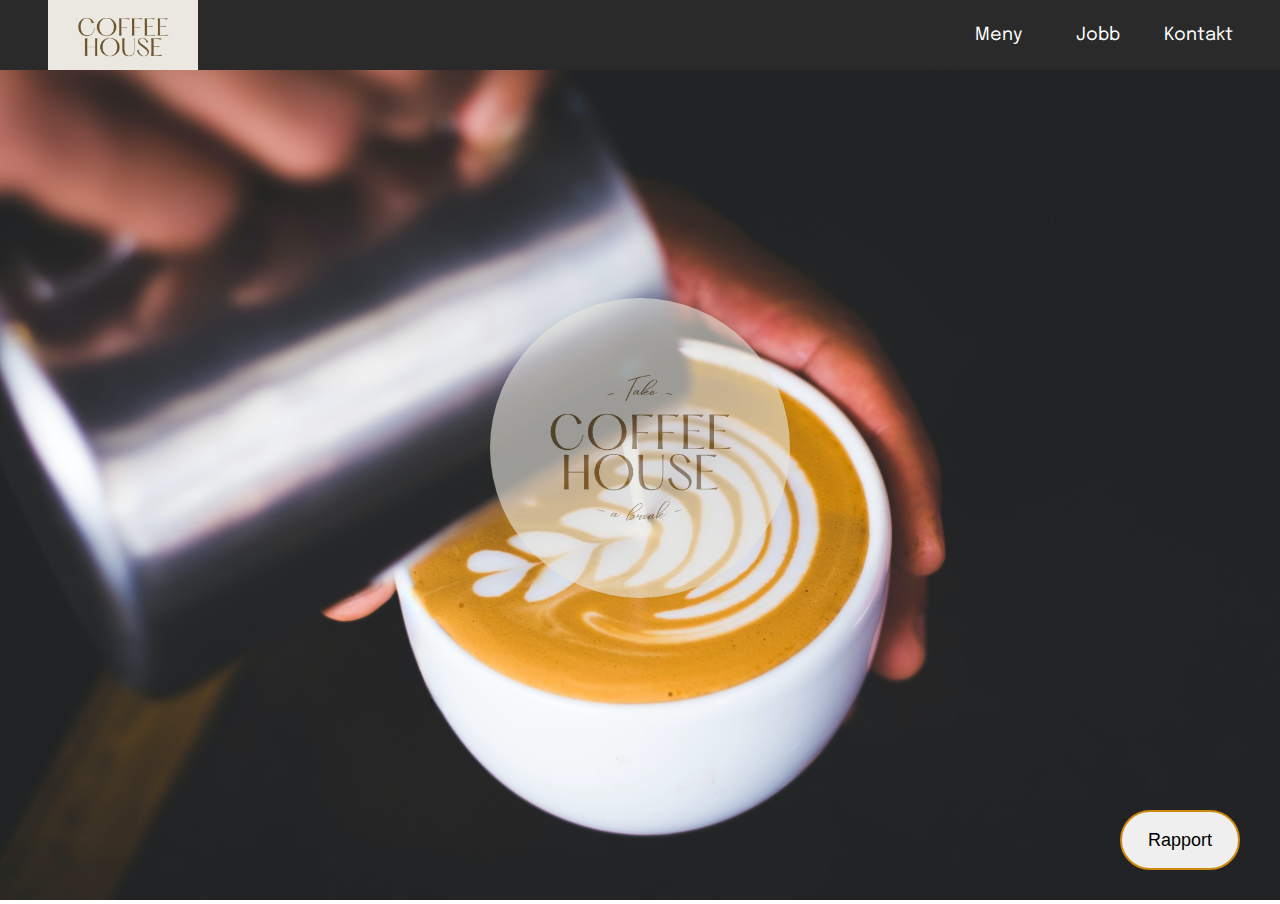
<file: index.html>
<!DOCTYPE html>
<html lang="en">
  <head>
    <meta charset="UTF-8" />
    <meta http-equiv="X-UA-Compatible" content="IE=edge" />
    <meta name="viewport" content="width=device-width, initial-scale=1.0" />
    <link rel="stylesheet" href="style.css" />
    <!-- font -->
    <link rel="preconnect" href="https://fonts.googleapis.com" />
    <link rel="preconnect" href="https://fonts.gstatic.com" crossorigin />
    <link
      href="https://fonts.googleapis.com/css2?family=Epilogue:wght@200;300;400;500;600;700;800;900&display=swap"
      rel="stylesheet"
    />
    <title>Coffee House</title>
  </head>
  <body>
    <!-- Navbar -->
    <nav class="navbar">
      <div class="logo-div">
        <a href="index.html">
          <img src="images/coffee-house-logo.png" alt="" class="logo-image" />
        </a>
      </div>
      <div class="menu">
        <ul>
          <li>
            <a href="menu.html">Meny</a>
          </li>
          <li>
            <a href="job.html">Jobb</a>
          </li>
          <li>
            <a href="contact.html">Kontakt</a>
          </li>
        </ul>
      </div>
    </nav>
    <!-- Image -->
    <div class="main-image-div">
      <img src="images/main-image.jpg" alt="" class="main-image" />
      <div class="central-image-div">
        <img src="images/coffee-house-img-1.png" alt="" class="central-image" />
      </div>
      <button class="report-button"><a href="rapport.html" target="_blank">Rapport</a></button>
    </div>
  </body>
</html>
</file>
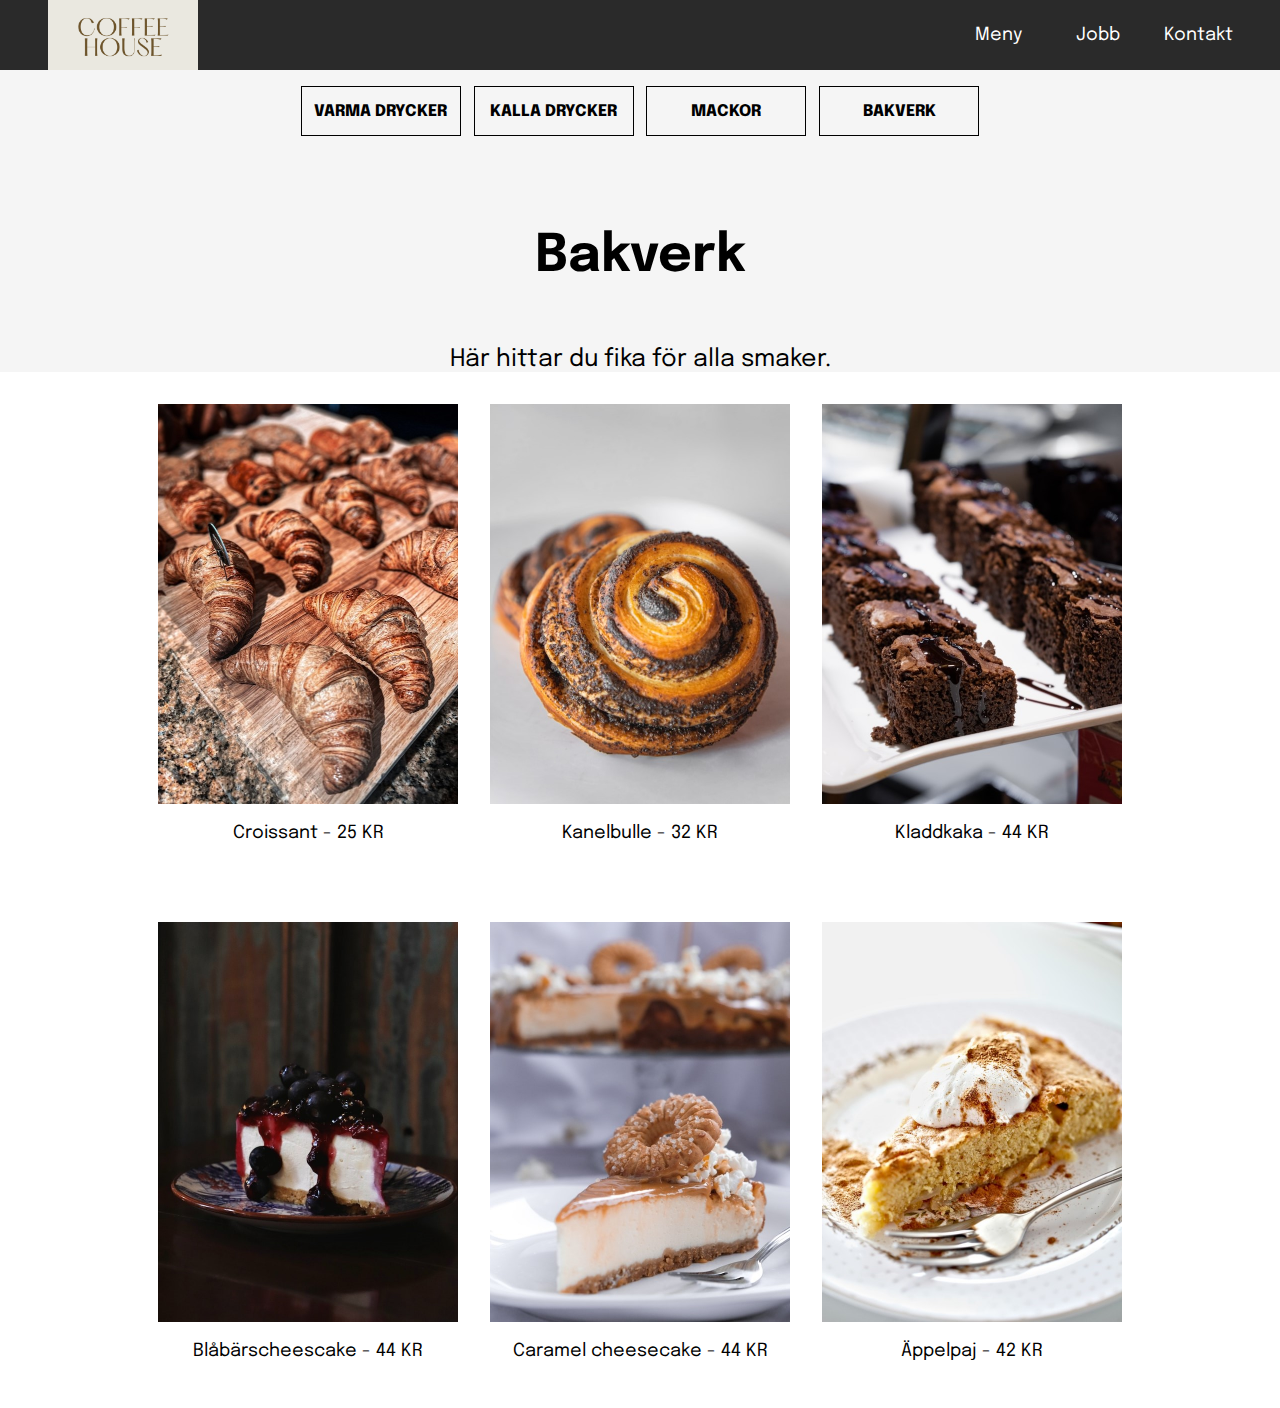
<file: cakes.html>
<!DOCTYPE html>
<html lang="en">
  <head>
    <meta charset="UTF-8" />
    <meta http-equiv="X-UA-Compatible" content="IE=edge" />
    <meta name="viewport" content="width=device-width, initial-scale=1.0" />
    <!-- CSS -->
    <link rel="stylesheet" href="style.css" />
    <link rel="stylesheet" href="menu-pages.css" />
    <!-- font -->
    <link rel="preconnect" href="https://fonts.googleapis.com" />
    <link rel="preconnect" href="https://fonts.gstatic.com" crossorigin />
    <link
      href="https://fonts.googleapis.com/css2?family=Epilogue:wght@200;300;400;500;600;700;800;900&display=swap"
      rel="stylesheet"
    />
    <title>Coffee House</title>
  </head>
  <body>
    <!-- Navbar -->
    <nav class="navbar">
      <div class="logo-div">
        <a href="index.html">
          <img src="images/coffee-house-logo.png" alt="" class="logo-image" />
        </a>
      </div>
      <div class="menu">
        <ul>
          <li>
            <a href="menu.html">Meny</a>
          </li>
          <li>
            <a href="job.html">Jobb</a>
          </li>
          <li>
            <a href="contact.html">Kontakt</a>
          </li>
        </ul>
      </div>
    </nav>
    <!-- Menu -->
    <section class="cafe-menu">
      <!-- Local navigation -->
      <nav class="menu-local-navbar">
        <div class="menu-local-navbar-div">
          <ul>
            <li>
              <a href="hot-drinks.html">Varma Drycker</a>
            </li>
            <li>
              <a href="cold-drinks.html">Kalla Drycker</a>
            </li>
            <li>
              <a href="sandwiches.html">Mackor</a>
            </li>
            <li>
              <a href="cakes.html">Bakverk</a>
            </li>
          </ul>
        </div>
      </nav>
      <h1>Bakverk</h1>
      <p>Här hittar du fika för alla smaker.</p>
    </section>
    <section class="pruducts-section">
      <div class="product-item">
        <img src="images/cakes/croissant.jpg" alt="" />
        <p>Croissant - 25 KR</p>
        <!-- <p>¼ espresso och ¾ varm mjölk toppad med mjölkskum</p> -->
      </div>
      <div class="product-item">
        <img src="images/cakes/cinnamon-roll.jpg" alt="" />
        <p>Kanelbulle - 32 KR</p>
        <!-- <p>Ekologisk te av olika sorter. Svart, grönt, ört eller smaksatt</p> -->
      </div>
      <div class="product-item">
        <img src="images/cakes/brownie.jpg" alt="" />
        <p>Kladdkaka - 44 KR</p>
        <!-- <p>Lika delar av espresso varm mjölk och mjölkskum</p> -->
      </div>
      <div class="product-item">
        <img src="images/cakes/blueberry-cheescake.jpg" alt="" />
        <p>Blåbärscheescake - 44 KR</p>
        <!-- <p> Espresso utspädd med hett vatten</p> -->
      </div>
      <div class="product-item">
        <img src="images/cakes/caramel-cheesecake.jpg" alt="" />
        <p>Caramel cheesecake - 44 KR</p>
        <!-- <p>Starkt och fylligt kaffe med ett fast skum</p> -->
      </div>
      <div class="product-item">
        <img src="images/cakes/apple-cake.jpg" alt="" />
        <p>Äppelpaj - 42 KR</p>
        <!-- <p>Kryddad tedryck gjord på skummad mjölk</p> -->
      </div>
    </section>
  </body>
</html>
</file>
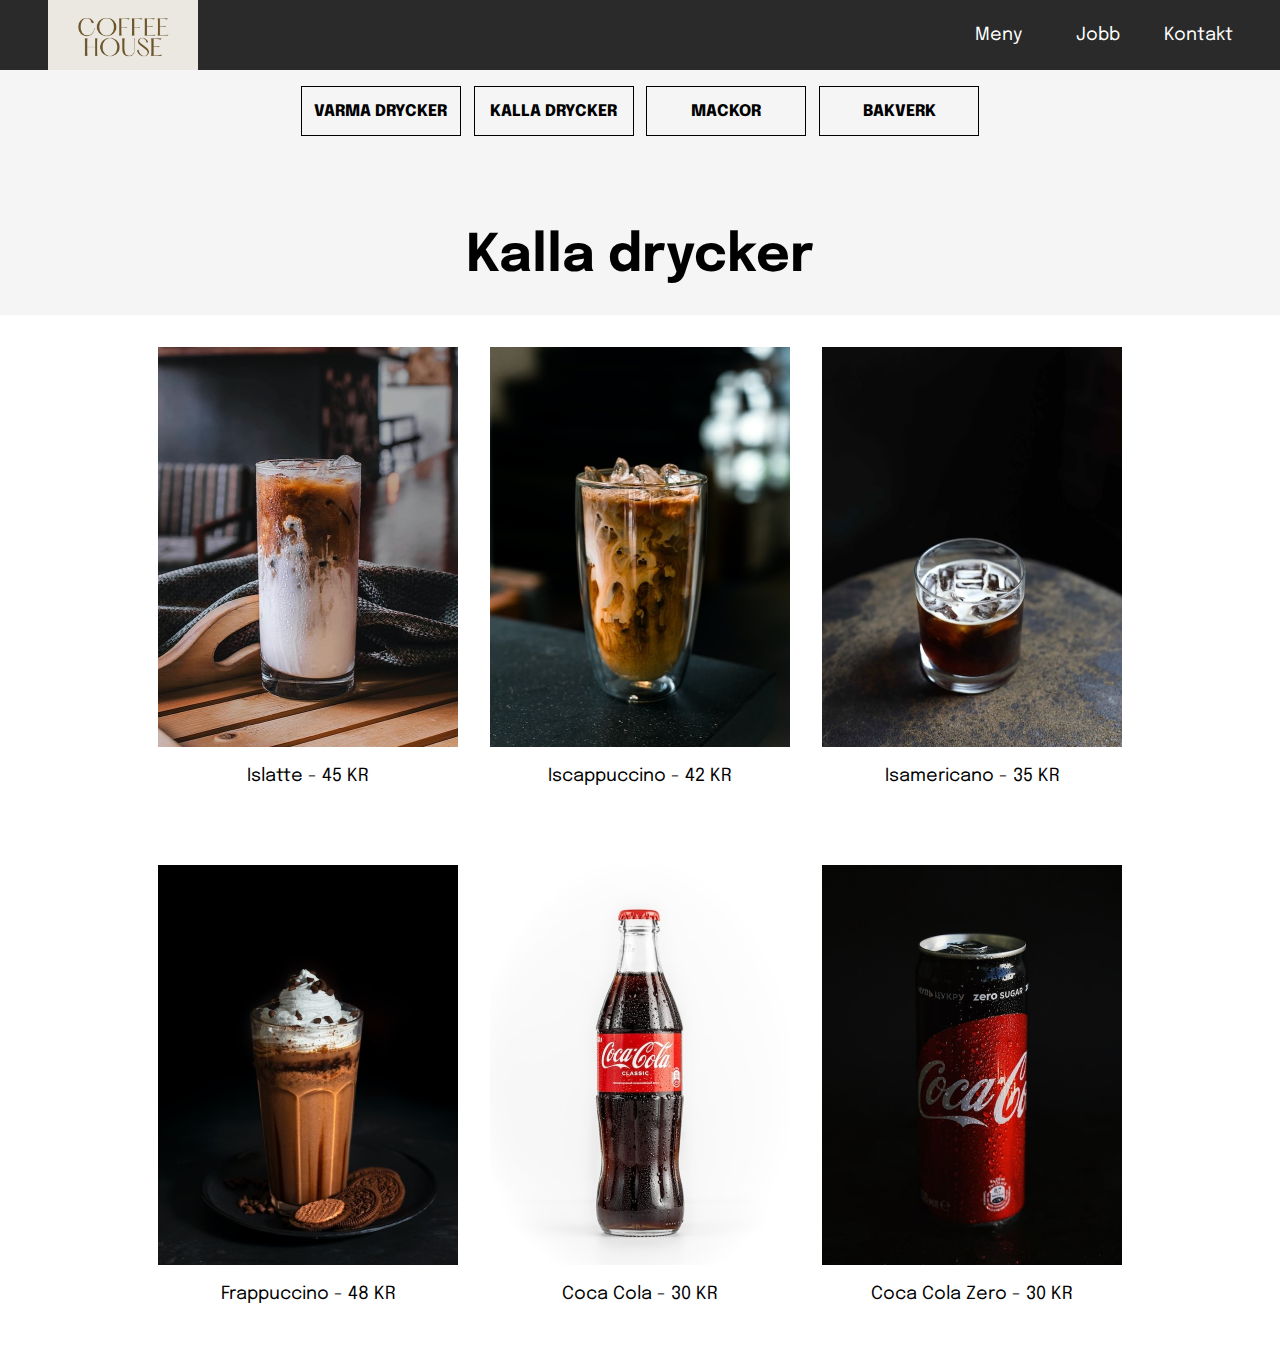
<file: cold-drinks.html>
<!DOCTYPE html>
<html lang="en">
  <head>
    <meta charset="UTF-8" />
    <meta http-equiv="X-UA-Compatible" content="IE=edge" />
    <meta name="viewport" content="width=device-width, initial-scale=1.0" />
    <!-- CSS -->
    <link rel="stylesheet" href="style.css" />
    <link rel="stylesheet" href="menu-pages.css" />
    <!-- font -->
    <link rel="preconnect" href="https://fonts.googleapis.com" />
    <link rel="preconnect" href="https://fonts.gstatic.com" crossorigin />
    <link
      href="https://fonts.googleapis.com/css2?family=Epilogue:wght@200;300;400;500;600;700;800;900&display=swap"
      rel="stylesheet"
    />
    <title>Coffee House</title>
  </head>
  <body>
    <!-- Navbar -->
    <nav class="navbar">
      <div class="logo-div">
        <a href="index.html">
          <img src="images/coffee-house-logo.png" alt="" class="logo-image" />
        </a>
      </div>
      <div class="menu">
        <ul>
          <li>
            <a href="menu.html">Meny</a>
          </li>
          <li>
            <a href="job.html">Jobb</a>
          </li>
          <li>
            <a href="contact.html">Kontakt</a>
          </li>
        </ul>
      </div>
    </nav>
    <!-- Menu -->
    <section class="cafe-menu">
      <!-- Local navigation -->
      <nav class="menu-local-navbar">
        <div class="menu-local-navbar-div">
          <ul>
            <li>
              <a href="hot-drinks.html">Varma Drycker</a>
            </li>
            <li>
              <a href="cold-drinks.html">Kalla Drycker</a>
            </li>
            <li>
              <a href="sandwiches.html">Mackor</a>
            </li>
            <li>
              <a href="cakes.html">Bakverk</a>
            </li>
          </ul>
        </div>
      </nav>
      <h1>Kalla drycker</h1>
    </section>
    <section class="pruducts-section">
      <div class="product-item">
        <img src="images/cold-drinks/ice-latte.jpg" alt="" />
        <p>Islatte - 45 KR</p>
        <!-- <p>¼ espresso och ¾ varm mjölk toppad med mjölkskum</p> -->
      </div>
      <div class="product-item">
        <img src="images/cold-drinks/ice-cappuccino.jpg" alt="" />
        <p>Iscappuccino - 42 KR</p>
        <!-- <p>Lika delar av espresso varm mjölk och mjölkskum</p> -->
      </div>
      <div class="product-item">
        <img src="images/cold-drinks/ice-americano.jpg" alt="" />
        <p>Isamericano - 35 KR</p>
        <!-- <p> Espresso utspädd med hett vatten</p> -->
      </div>
      <div class="product-item">
        <img src="images/cold-drinks/frappuccino.jpg" alt="" />
        <p>Frappuccino - 48 KR</p>
        <!-- <p>Starkt och fylligt kaffe med ett fast skum</p> -->
      </div>
      <div class="product-item">
        <img src="images/cold-drinks/coca-cola.jpg" alt="" />
        <p>Coca Cola - 30 KR</p>
        <!-- <p>Kryddad tedryck gjord på skummad mjölk</p> -->
      </div>
      <div class="product-item">
        <img src="images/cold-drinks/cola-zero.jpg" alt="" />
        <p>Coca Cola Zero - 30 KR</p>
        <!-- <p>Ekologisk te av olika sorter. Svart, grönt, ört eller smaksatt</p> -->
      </div>
    </section>
  </body>
</html>
</file>
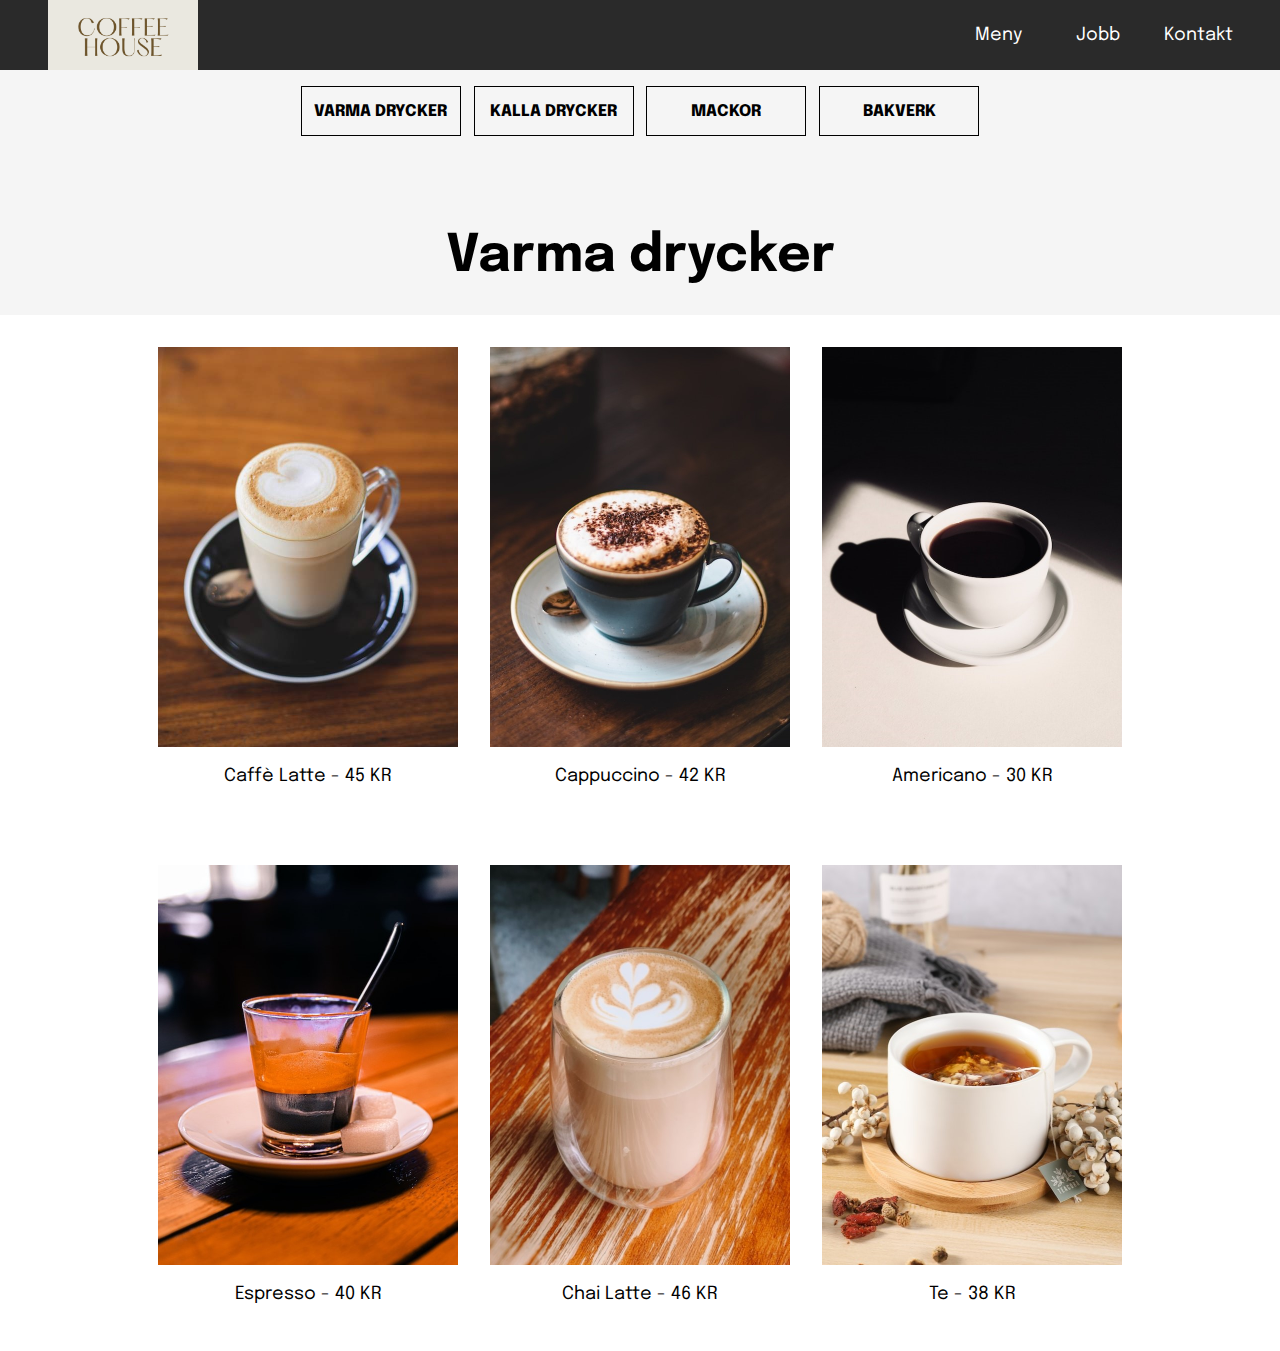
<file: hot-drinks.html>
<!DOCTYPE html>
<html lang="en">
  <head>
    <meta charset="UTF-8" />
    <meta http-equiv="X-UA-Compatible" content="IE=edge" />
    <meta name="viewport" content="width=device-width, initial-scale=1.0" />
    <!-- CSS -->
    <link rel="stylesheet" href="style.css" />
    <link rel="stylesheet" href="menu-pages.css" />
    <!-- font -->
    <link rel="preconnect" href="https://fonts.googleapis.com" />
    <link rel="preconnect" href="https://fonts.gstatic.com" crossorigin />
    <link
      href="https://fonts.googleapis.com/css2?family=Epilogue:wght@200;300;400;500;600;700;800;900&display=swap"
      rel="stylesheet"
    />
    <title>Coffee House</title>
  </head>
  <body>
    <!-- Navbar -->
    <nav class="navbar">
      <div class="logo-div">
        <a href="index.html">
          <img src="images/coffee-house-logo.png" alt="" class="logo-image" />
        </a>
      </div>
      <div class="menu">
        <ul>
          <li>
            <a href="menu.html">Meny</a>
          </li>
          <li>
            <a href="job.html">Jobb</a>
          </li>
          <li>
            <a href="contact.html">Kontakt</a>
          </li>
        </ul>
      </div>
    </nav>
    <!-- Menu -->
    <section class="cafe-menu">
      <!-- Local navigation -->
      <nav class="menu-local-navbar">
        <div class="menu-local-navbar-div">
          <ul>
            <li>
              <a href="hot-drinks.html">Varma Drycker</a>
            </li>
            <li>
              <a href="cold-drinks.html">Kalla Drycker</a>
            </li>
            <li>
              <a href="sandwiches.html">Mackor</a>
            </li>
            <li>
              <a href="cakes.html">Bakverk</a>
            </li>
          </ul>
        </div>
      </nav>
      <h1>Varma drycker</h1>
    </section>
    <section class="pruducts-section">
      <div class="product-item">
        <img src="images/hot-drinks/latte.jpg" alt="" />
        <p>Caffè Latte - 45 KR</p>
        <!-- <p>¼ espresso och ¾ varm mjölk toppad med mjölkskum</p> -->
      </div>
      <div class="product-item">
        <img src="images/hot-drinks/cappuccino.jpg" alt="" />
        <p>Cappuccino - 42 KR</p>
        <!-- <p>Lika delar av espresso varm mjölk och mjölkskum</p> -->
      </div>
      <div class="product-item">
        <img src="images/hot-drinks/americano.jpg" alt="" />
        <p>Americano - 30 KR</p>
        <!-- <p> Espresso utspädd med hett vatten</p> -->
      </div>
      <div class="product-item">
        <img src="images/hot-drinks/espresso-2.jpg" alt="" />
        <p>Espresso - 40 KR</p>
        <!-- <p>Starkt och fylligt kaffe med ett fast skum</p> -->
      </div>
      <div class="product-item">
        <img src="images/hot-drinks/chai-latte.jpg" alt="" />
        <p>Chai Latte - 46 KR</p>
        <!-- <p>Kryddad tedryck gjord på skummad mjölk</p> -->
      </div>
      <div class="product-item">
        <img src="images/hot-drinks/tea.jpg" alt="" />
        <p>Te - 38 KR</p>
        <!-- <p>Ekologisk te av olika sorter. Svart, grönt, ört eller smaksatt</p> -->
      </div>
    </section>
  </body>
</html>
</file>
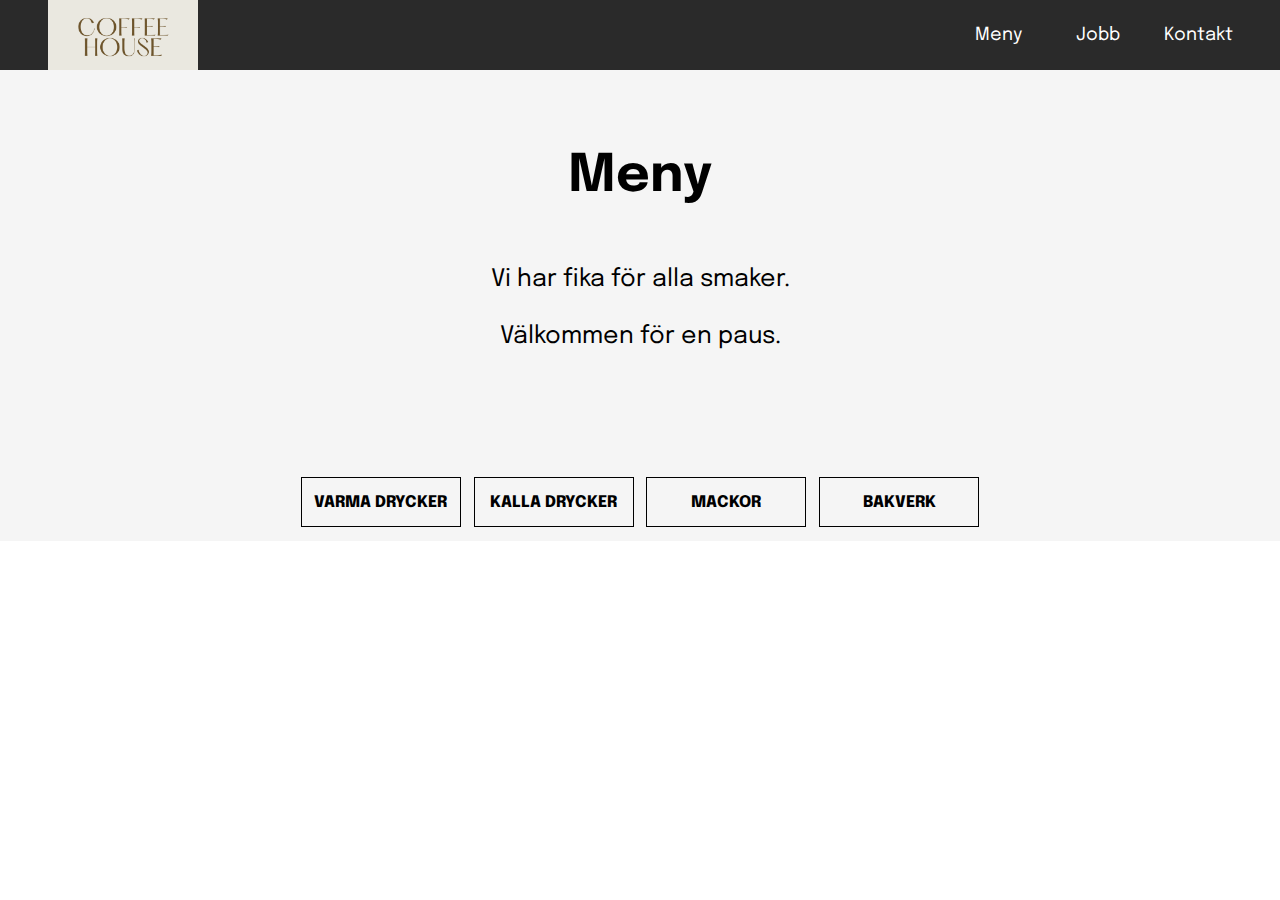
<file: menu.html>
<!DOCTYPE html>
<html lang="en">
  <head>
    <meta charset="UTF-8" />
    <meta http-equiv="X-UA-Compatible" content="IE=edge" />
    <meta name="viewport" content="width=device-width, initial-scale=1.0" />
    <link rel="stylesheet" href="style.css" />
    <!-- font -->
    <link rel="preconnect" href="https://fonts.googleapis.com" />
    <link rel="preconnect" href="https://fonts.gstatic.com" crossorigin />
    <link
      href="https://fonts.googleapis.com/css2?family=Epilogue:wght@200;300;400;500;600;700;800;900&display=swap"
      rel="stylesheet"
    />
    <title>Coffee House</title>
  </head>
  <body>
    <!-- Navbar -->
    <nav class="navbar">
      <div class="logo-div">
        <a href="index.html">
          <img src="images/coffee-house-logo.png" alt="" class="logo-image" />
        </a>
      </div>
      <div class="menu">
        <ul>
          <li>
            <a href="menu.html">Meny</a>
          </li>
          <li>
            <a href="job.html">Jobb</a>
          </li>
          <li>
            <a href="contact.html">Kontakt</a>
          </li>
        </ul>
      </div>
    </nav>
    <!-- Menu -->
    <section class="cafe-menu">
      <h1>Meny</h1>
      <p>Vi har fika för alla smaker.</p>
      <p>Välkommen för en paus.</p>
      <!-- Local navigation -->
      <nav class="menu-local-navbar">
        <div class="menu-local-navbar-div">
          <ul>
            <li>
              <a href="hot-drinks.html">Varma Drycker</a>
            </li>
            <li>
              <a href="cold-drinks.html">Kalla Drycker</a>
            </li>
            <li>
              <a href="sandwiches.html">Mackor</a>
            </li>
            <li>
              <a href="cakes.html">Bakverk</a>
            </li>
          </ul>
        </div>
      </nav>
      <!-- <div class="munu-image-div">
        <img src="images/making-latte.jpg" alt="">
      </div> -->
    </section>
  </body>
</html>
</file>
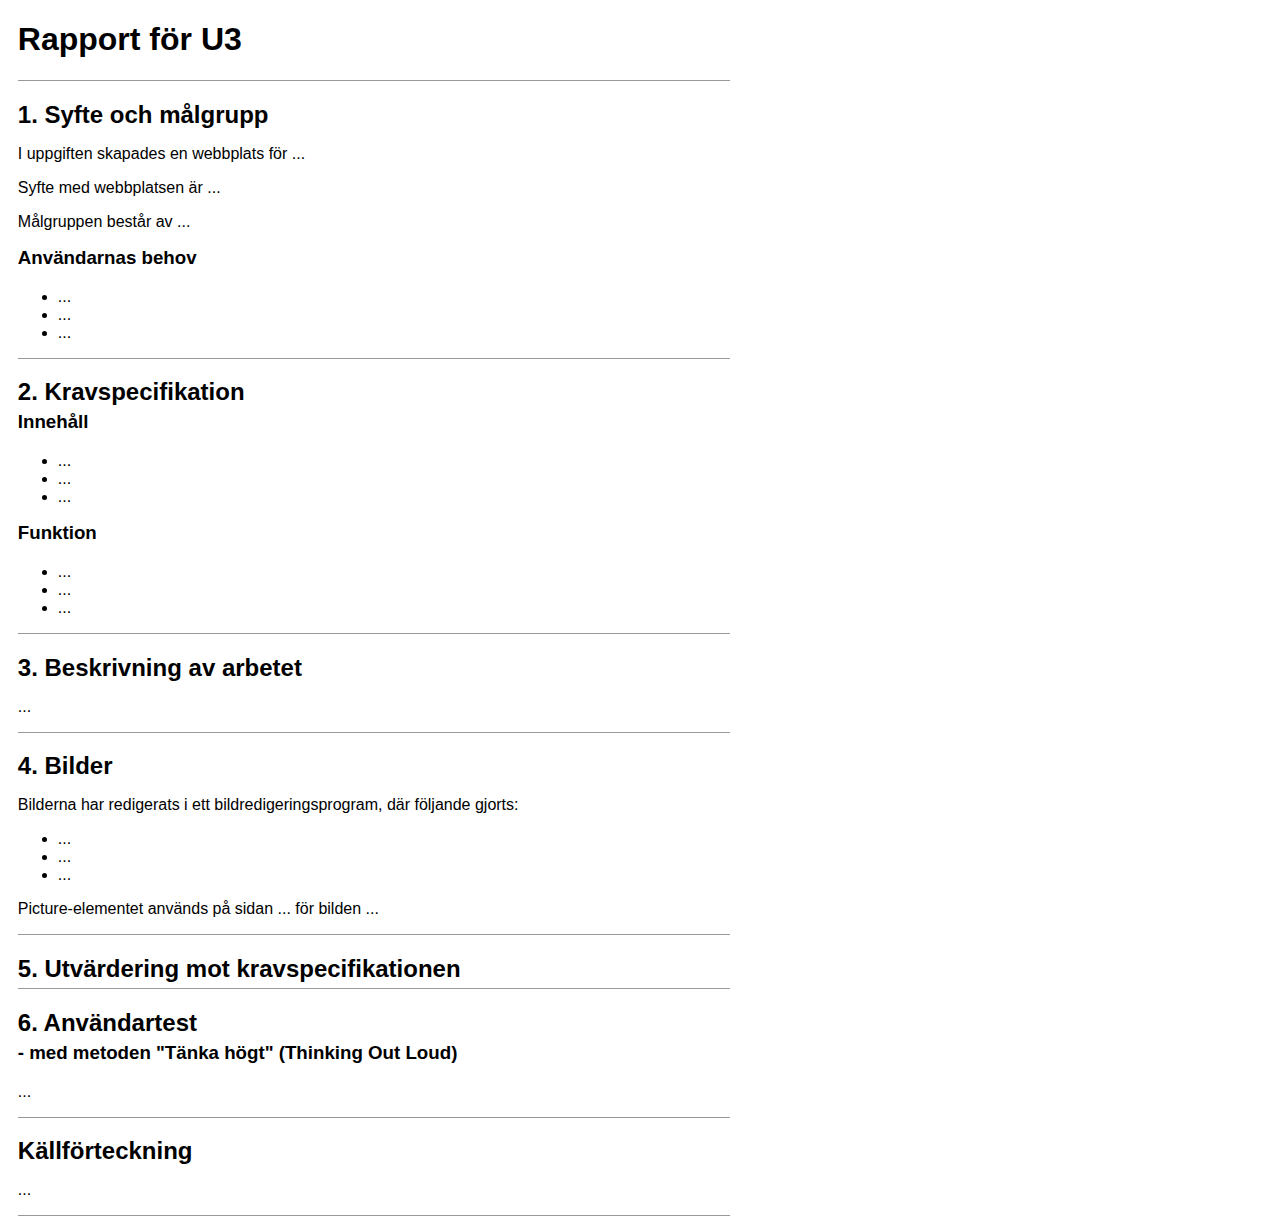
<file: rapport.html>
<!DOCTYPE html>
<html lang="sv">

<head>
    <meta charset="UTF-8">
    <meta http-equiv="X-UA-Compatible" content="IE=edge">
    <meta name="viewport" content="width=device-width, initial-scale=1.0">
    <title>Rapport för U3 i Webbteknik 1</title>
    <style>
        html {
            font-size: 16px
        }
        body {
            background-color: #FFF;
            color: #000;
            font-family: Verdana, Geneva, Tahoma, sans-serif;
            max-width: 80ch;
            margin-left: 2ch;
        }
        header,
        section {
            border-bottom: 1px solid #999;
        }
        img {
            max-width: 100%;
        }
        p {
            text-align: justify;
        }
        h2 {
            margin-bottom: 0.2em;
        }
        h3 {
            margin-top: 0.2em;
        }
    </style>
</head>

<body>
    <header>
        <h1>Rapport för U3</h1>
    </header>
    <main>
        <section>
            <h2>1. Syfte och målgrupp</h2>
            <p>I uppgiften skapades en webbplats för ...
                <!-- Ange vad det är för företag eller annan organisation. -->
            </p>
            <p>Syfte med webbplatsen är ...
                <!-- Fyll på med kort beskrivning som anger syftet med webbplatsen. -->
                <!-- Alltså syfte och mål med webbplatsen för företaget eller organisationen. -->
            </p>
            <p>Målgruppen består av ...
                <!-- Fyll på med beskrivning som identifierar målgruppen. -->
                <!-- Ange också eventuell uppdelning i delgrupper. -->
            </p>
            <h3>Användarnas behov</h3>
            <!-- Skriv korta punkter som beskriver vilka behov webbplatsen ska uppfylla. -->
            <!-- Altså resultatet av målgruppsanalysen. Beskrivning av hur du gjort analysen ska inte finnas med. -->
            <ul>
                <li>...</li>
                <li>...</li>
                <li>...</li>
            </ul>
        </section>
        <section>
            <h2>2. Kravspecifikation</h2>
            <!-- Kravspecifikationen ska vara utformad enligt Garretts modell på det sätt som visas i föreläsningar och laboration. -->
            <h3>Innehåll</h3>
            <!-- Skriv korta konkreta och mätbara krav som beskriver VAD innehållet ska bestå av. -->
            <ul>
                <li>...</li>
                <li>...</li>
                <li>...</li>
            </ul>
            <h3>Funktion</h3>
            <!-- Skriv korta konkreta och mätbara krav som beskriver VAD användaren ska kunna göra. -->
            <ul>
                <li>...</li>
                <li>...</li>
                <li>...</li>
            </ul>
        </section>
        <section>
           <h2>3. Beskrivning av arbetet</h2>
           <!-- Beskriv hur du arbetat med uppgiften. -->
           <!-- För VG är det viktigt att du beskriver hur du använt Garretts modell och tar med referenser med sidnummer till boken, för att styrka det du tar upp i din text. Se mer info i rutan om referenser på uppgiftens webbsida. -->
           <p>...</p>
        </section>
        <section>
            <h2>4. Bilder</h2>
            <!-- Beskriv i en punktlista vilka redigeringar du gjort av bilderna i ett bildredigeringsprogram, för att anpassa dem till hur du använder dem på din webbplats. -->
            <p>Bilderna har redigerats i ett bildredigeringsprogram, där följande gjorts:</p>
            <ul>
                <li>...</li>
                <li>...</li>
                <li>...</li>
            </ul>
            <!-- För VG anger du också var på din webbplats du använt dig av picture-elementet. Har du använt det på flera ställen, duplicerar du textstycket. -->
            <!-- Om du inte gjort VG-kravet, tar du bort nedanstående stycke. -->
            <p>Picture-elementet används på sidan ... för bilden ...</p>
        </section>
        <section>
           <h2>5. Utvärdering mot kravspecifikationen</h2>
           <!-- Kopiera din kravspecifikation hit. Efter varje punkt lägger du till en kort mening som motiverar hur kravet är uppfyllt eller motiverar varför det inte är uppfyllt. -->
        </section>
        <section>
            <h2>6. Användartest</h2>
            <h3>- med metoden "Tänka högt" (Thinking Out Loud)</h3>
            <!-- Endast för VG. Har du inte utfört användartest, tar du bort detta avsnitt (hela section-elementet). -->
            <!-- Beskriv hur du genomförde användartestet. Ange vilka brister du upptäckte och hur du åtgärdat dem. -->
            <p>...</p>
        </section>
        <section>
            <h2>Källförteckning</h2>
            <!-- Endast för VG. Har du inte utfört användartest, tar du bort detta avsnitt (hela section-elementet). -->
            <!-- Skriv en källförteckning enligt Harvardsystemet för de källor du refererat till i din text. Det ska åtminstone vara Garretts bok. -->
            <p>...</p>
        </section>
    </main>
</body>

</html>
</file>
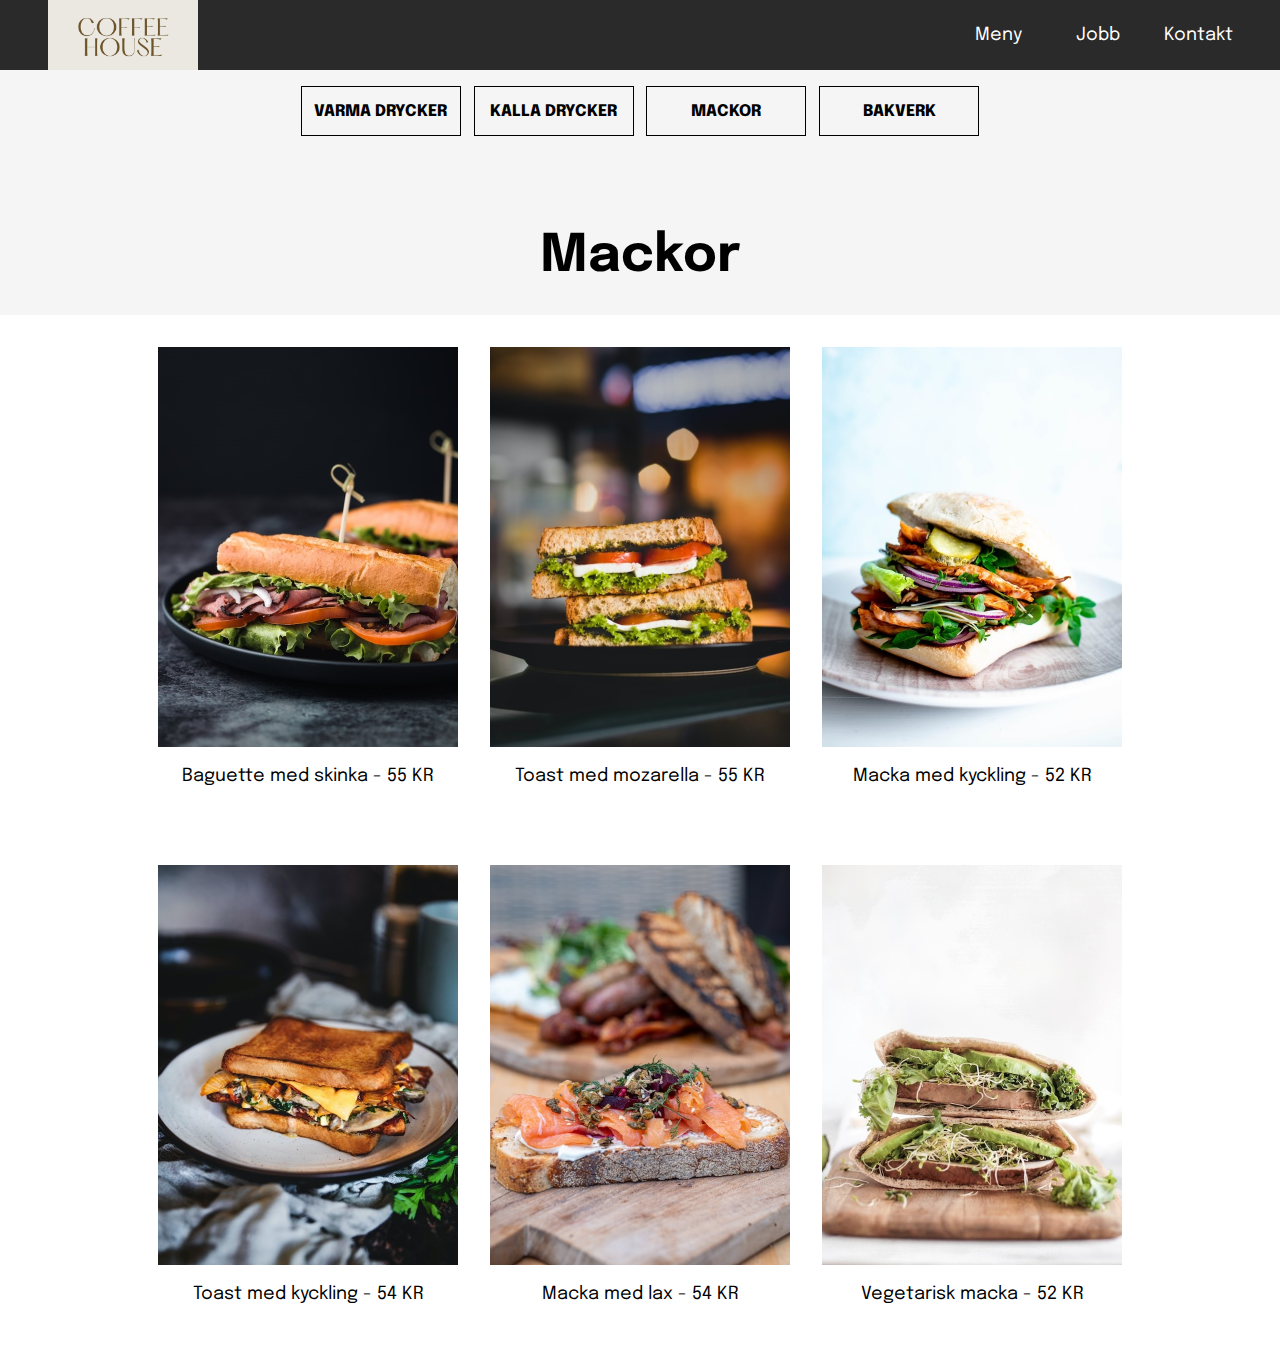
<file: sandwiches.html>
<!DOCTYPE html>
<html lang="en">
  <head>
    <meta charset="UTF-8" />
    <meta http-equiv="X-UA-Compatible" content="IE=edge" />
    <meta name="viewport" content="width=device-width, initial-scale=1.0" />
    <!-- CSS -->
    <link rel="stylesheet" href="style.css" />
    <link rel="stylesheet" href="menu-pages.css" />
    <!-- font -->
    <link rel="preconnect" href="https://fonts.googleapis.com" />
    <link rel="preconnect" href="https://fonts.gstatic.com" crossorigin />
    <link
      href="https://fonts.googleapis.com/css2?family=Epilogue:wght@200;300;400;500;600;700;800;900&display=swap"
      rel="stylesheet"
    />
    <title>Coffee House</title>
  </head>
  <body>
    <!-- Navbar -->
    <nav class="navbar">
      <div class="logo-div">
        <a href="index.html">
          <img src="images/coffee-house-logo.png" alt="" class="logo-image" />
        </a>
      </div>
      <div class="menu">
        <ul>
          <li>
            <a href="menu.html">Meny</a>
          </li>
          <li>
            <a href="job.html">Jobb</a>
          </li>
          <li>
            <a href="contact.html">Kontakt</a>
          </li>
        </ul>
      </div>
    </nav>
    <!-- Menu -->
    <section class="cafe-menu">
      <!-- Local navigation -->
      <nav class="menu-local-navbar">
        <div class="menu-local-navbar-div">
          <ul>
            <li>
              <a href="hot-drinks.html">Varma Drycker</a>
            </li>
            <li>
              <a href="cold-drinks.html">Kalla Drycker</a>
            </li>
            <li>
              <a href="sandwiches.html">Mackor</a>
            </li>
            <li>
              <a href="cakes.html">Bakverk</a>
            </li>
          </ul>
        </div>
      </nav>
      <h1>Mackor</h1>
    </section>
    <section class="pruducts-section">
      <div class="product-item">
        <img src="images/sandwiches/baguette-ham.jpg" alt="" />
        <p>Baguette med skinka - 55 KR</p>
        <!-- <p>¼ espresso och ¾ varm mjölk toppad med mjölkskum</p> -->
      </div>
      <div class="product-item">
        <img src="images/sandwiches/grilled-sandwich-mozarella.jpg" alt="" />
        <p>Toast med mozarella - 55 KR</p>
        <!-- <p>Ekologisk te av olika sorter. Svart, grönt, ört eller smaksatt</p> -->
      </div>
      <div class="product-item">
        <img src="images/sandwiches/sandwich-chicken.jpg" alt="" />
        <p>Macka med kyckling - 52 KR</p>
        <!-- <p>Ekologisk te av olika sorter. Svart, grönt, ört eller smaksatt</p> -->
      </div>
      <div class="product-item">
        <img src="images/sandwiches/toast-chicken.jpg" alt="" />
        <p>Toast med kyckling - 54 KR</p>
        <!-- <p> Espresso utspädd med hett vatten</p> -->
      </div>
      <div class="product-item">
        <img src="images/sandwiches/salmon-sandwich.jpg" alt="" />
        <p>Macka med lax - 54 KR</p>
        <!-- <p>Starkt och fylligt kaffe med ett fast skum</p> -->
      </div>
      <div class="product-item">
        <img src="images/sandwiches/vego-sandwich.jpg" alt="" />
        <p>Vegetarisk macka - 52 KR</p>
        <!-- <p>Kryddad tedryck gjord på skummad mjölk</p> -->
      </div>
    </section>
  </body>
</html>
</file>
<file: style.css>
* {
  margin: 0;
  padding: 0;
  box-sizing: border-box;
}
body {
  font-family: "Epilogue", sans-serif;
}
/* Navbar */
.navbar {
  display: flex;
  justify-content: space-between;
  align-items: center;
  height: 70px;
  width: 100%;
  background-color: #2a2a2a;
  /*   position: absolute; */
}
.logo-div {
  margin-left: 3rem;
  width: 150px;
  height: 70px;
}
.logo-div a {
  display: block;
  height: 70px;
}

.logo-image {
  width: 100%;
  height: 100%;
  object-fit: cover;
}
.menu {
  margin-right: 2rem;
}
.menu ul {
  display: flex;
  justify-content: center;
  align-items: center;
}
.menu li {
  display: flex;
  justify-content: center;
  align-items: center;
  width: 100px;
  height: 70px;
}
.menu a {
  text-decoration: none;
  list-style: none;
  color: white;
  font-size: 18px;
  height: 70px;
  width: 100%;
  display: flex;
  justify-content: center;
  align-items: center;
  cursor: pointer;
}
.menu a:hover {
  color: #cccccc;
}
/* Main image */
.main-image-div {
  width: 100%;
  height: calc(100vh - 70px);
}
.main-image {
  width: 100%;
  height: 100%;
  object-fit: cover;
}
/* Central image */
.central-image-div {
  position: absolute;
  top: 50%;
  left: 50%;
  transform: translate(-50%, -50%);
}
.central-image {
  border-radius: 50%;
  width: 300px;
  opacity: 0.6;
}
/* Report button */
.report-button {
  width: 120px;
  height: 60px;
  position: absolute;
  top: 90%;
  right: 40px;
  border: 2px solid #ce8910;
  border-radius: 50px;
  cursor: pointer;
  font-size: 18px;
  transition: 0.1s;
}
.report-button a {
  text-decoration: none;
  color: black;
  width: 100%;
  height: 100%;
  display: flex;
  justify-content: center;
  align-items: center;
  cursor: pointer;
}
.report-button:hover {
  background-color: #cccccc;
}
.report-button:active {
  transform: scale(99%);
  transition: 0.1s;
}
/* Cafe menu */
.cafe-menu {
  background-color: #f5f5f5;
  /* height: calc(100vh - 70px); */
}
.cafe-menu h1 {
  padding: 5rem 0rem 2rem 0rem;
  font-size: 52px;
  text-align: center;
}
.cafe-menu p {
  margin-top: 2rem;
  font-size: 24px;
  text-align: center;
}
.menu-local-navbar {
  height: 50px;
  margin-top: 8rem;
  padding: 0rem 0rem 4rem 0rem;
}
.menu-local-navbar-div ul {
  display: flex;
  justify-content: center;
  align-items: center;
  height: 50px;
  width: 100%;
}
.menu-local-navbar-div li {
  height: 50px;
  width: 160px;
  list-style: none;
  border: 1px solid black;
  display: flex;
  justify-content: center;
  align-items: center;
  margin: 0 0.4rem;
}
.menu-local-navbar-div a {
  text-decoration: none;
  font-size: 16px;
  font-weight: 800;
  text-transform: uppercase;
  color: black;
  width: 100%;
  height: 100%;
  display: flex;
  justify-content: center;
  align-items: center;
  cursor: pointer;
}
.menu-local-navbar-div a:hover {
  background-color: #cccccc;
}
/* .munu-image-div {
  width: 100%;
  height: 100%;
}
.munu-image-div img {
  width: 100%;
  height: 100%;
  object-fit: cover;
} */
</file>
<file: menu-pages.css>
.menu-local-navbar {
  height: 50px;
  margin-top: 0;
  padding: 1rem 0rem 4rem 0rem;
}
.pruducts-section {
  width: 100%;
  display: flex;
  justify-content: center;
  align-items: center;
    display: grid;
  grid-template-columns: auto auto auto;
  gap: 4rem 2rem;
  padding: 2rem;
}
.product-item img {
  width: 300px;
}
.product-item p {
  text-align: center;
  padding: 1rem;
  font-size: 18px;
}
</file>
